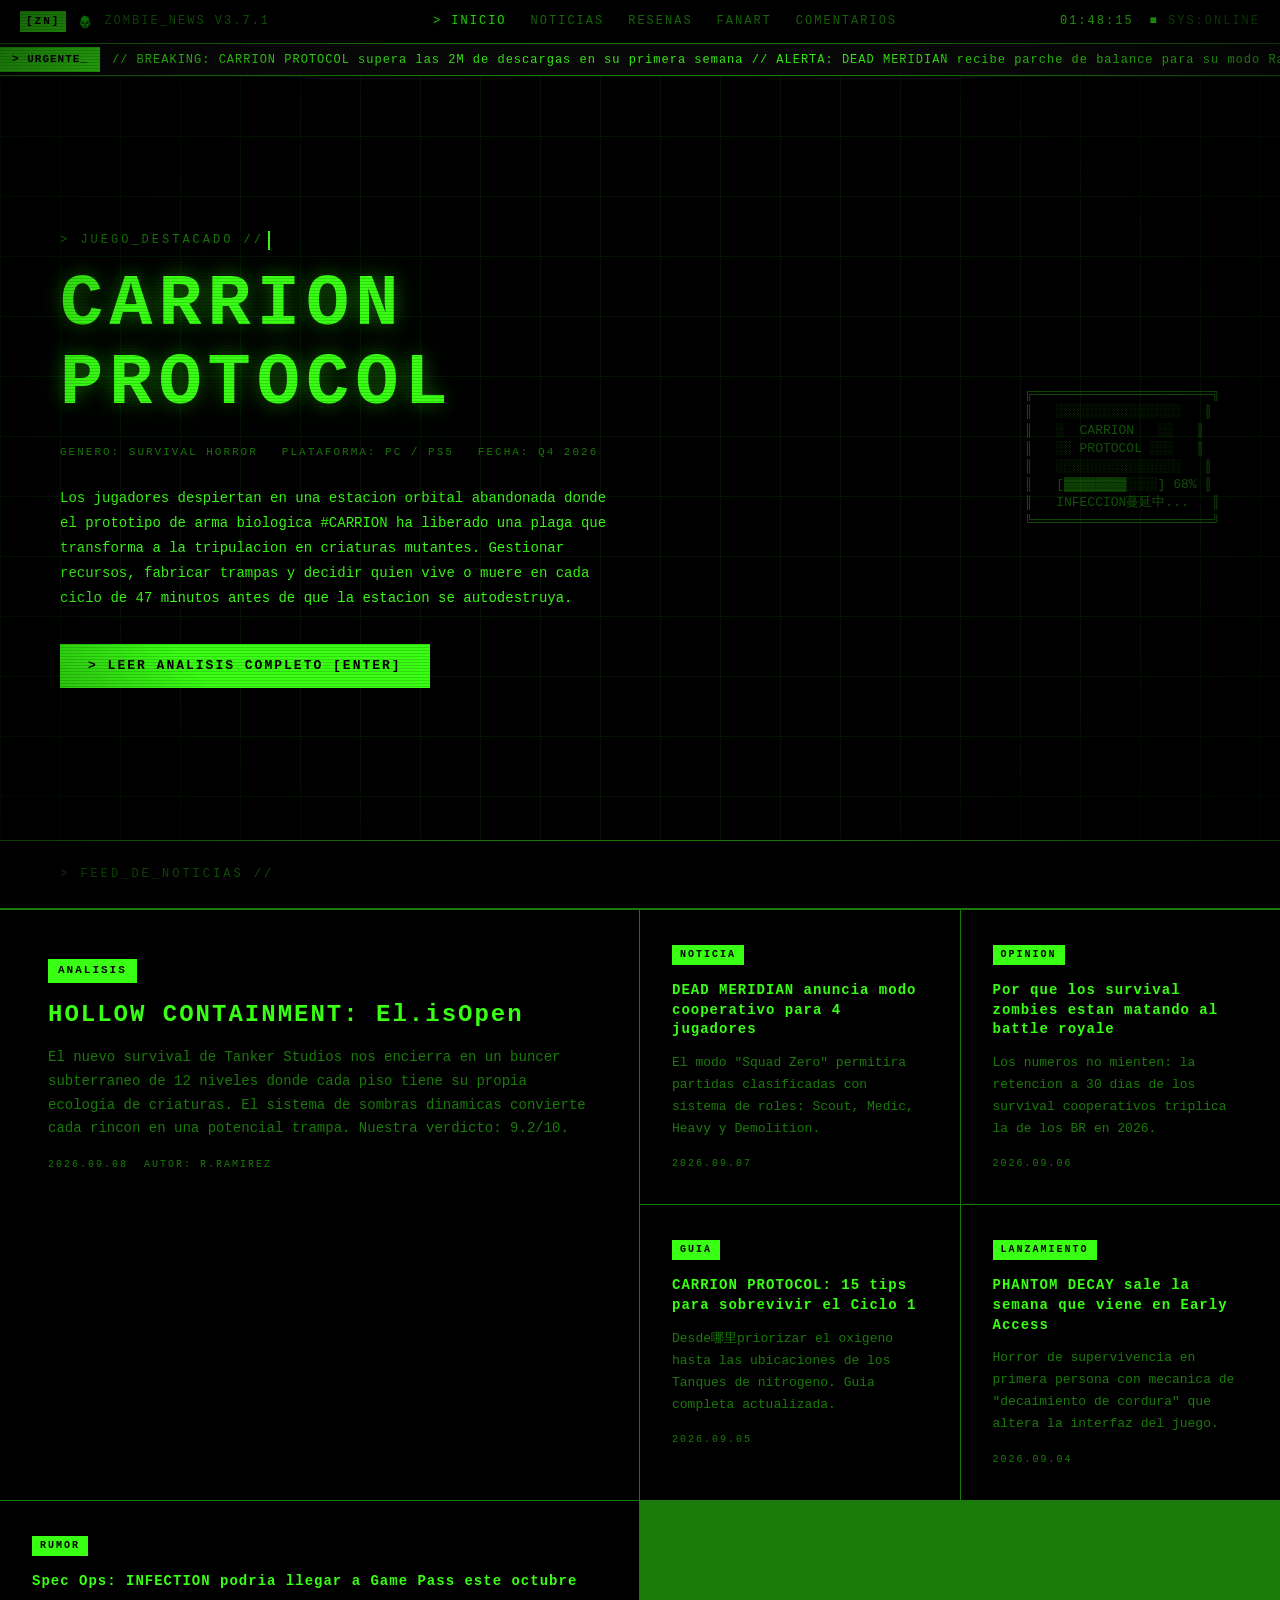
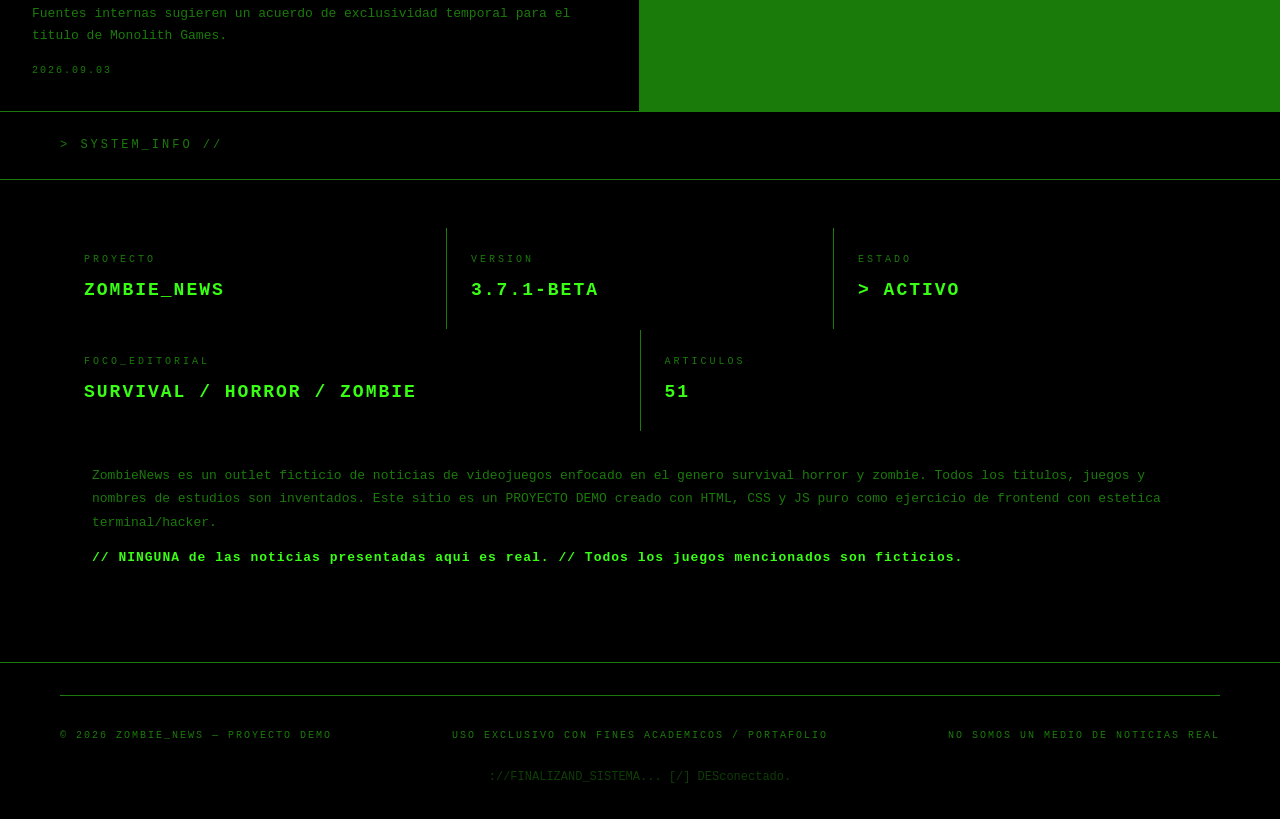
<file: index.html>
<!DOCTYPE html>
<html lang="es">
<head>
  <meta charset="UTF-8">
  <meta name="viewport" content="width=device-width, initial-scale=1.0">
  <title>ZOMBIE_NEWS // Terminal</title>
  <link rel="icon" type="image/png" href="logo.png">
  <link rel="stylesheet" href="style.css">
</head>
<body data-page="inicio">
  <main>
    <section id="hero">
      <div class="hero-grid-bg"></div>
      <div class="hero-content">
        <div class="hero-tag">&gt; JUEGO_DESTACADO //</div>
        <h1 id="hero-title">CARRION PROTOCOL</h1>
        <div class="hero-meta">
          <span>GENERO: SURVIVAL HORROR</span>
          <span>PLATAFORMA: PC / PS5</span>
          <span>FECHA: Q4 2026</span>
        </div>
        <p class="hero-desc">
          Los jugadores despiertan en una estacion orbital abandonada donde el
          prototipo de arma biologica #CARRION ha liberado una plaga que
          transforma a la tripulacion en criaturas mutantes. Gestionar recursos,
          fabricar trampas y decidir quien vive o muere en cada ciclo de 47
          minutos antes de que la estacion se autodestruya.
        </p>
        <a href="#" class="hero-cta">&gt; LEER ANALISIS COMPLETO [ENTER]</a>
      </div>
      <div class="hero-ascii" aria-hidden="true">
<pre>
    ╔═══════════════════════╗
    ║   ░░░░░░░░░░░░░░░░   ║
    ║   ░  CARRION   ░░   ║
    ║   ░░ PROTOCOL ░░░   ║
    ║   ░░░░░░░░░░░░░░░░   ║
    ║   [▓▓▓▓▓▓▓▓░░░░] 68% ║
    ║   INFECCION蔓延中...   ║
    ╚═══════════════════════╝
</pre>
      </div>
    </section>

    <section id="grid">
      <div class="section-header">&gt; FEED_DE_NOTICIAS //</div>
      <div class="article-grid">
        <article class="card card-large">
          <div class="card-tag">ANALISIS</div>
          <h2>HOLLOW CONTAINMENT: El.isOpen</h2>
          <p>
            El nuevo survival de Tanker Studios nos encierra en un buncer
            subterraneo de 12 niveles donde cada piso tiene su propia ecologia
            de criaturas. El sistema de sombras dinamicas convierte cada rincon
            en una potencial trampa. Nuestra verdicto: 9.2/10.
          </p>
          <div class="card-meta">
            <span>2026.09.08</span>
            <span>AUTOR: R.RAMIREZ</span>
          </div>
        </article>

        <article class="card card-small">
          <div class="card-tag">NOTICIA</div>
          <h3>DEAD MERIDIAN anuncia modo cooperativo para 4 jugadores</h3>
          <p>
            El modo "Squad Zero" permitira partidas clasificadas con sistema
            de roles: Scout, Medic, Heavy y Demolition.
          </p>
          <div class="card-meta"><span>2026.09.07</span></div>
        </article>

        <article class="card card-small">
          <div class="card-tag">OPINION</div>
          <h3>Por que los survival zombies estan matando al battle royale</h3>
          <p>
            Los numeros no mienten: la retencion a 30 dias de los survival
            cooperativos triplica la de los BR en 2026.
          </p>
          <div class="card-meta"><span>2026.09.06</span></div>
        </article>

        <article class="card card-small">
          <div class="card-tag">GUIA</div>
          <h3>CARRION PROTOCOL: 15 tips para sobrevivir el Ciclo 1</h3>
          <p>
            Desde哪里priorizar el oxigeno hasta las ubicaciones de los
            Tanques de nitrogeno. Guia completa actualizada.
          </p>
          <div class="card-meta"><span>2026.09.05</span></div>
        </article>

        <article class="card card-small">
          <div class="card-tag">LANZAMIENTO</div>
          <h3>PHANTOM DECAY sale la semana que viene en Early Access</h3>
          <p>
            Horror de supervivencia en primera persona con mecanica de
            "decaimiento de cordura" que altera la interfaz del juego.
          </p>
          <div class="card-meta"><span>2026.09.04</span></div>
        </article>

        <article class="card card-small">
          <div class="card-tag">RUMOR</div>
          <h3>Spec Ops: INFECTION podria llegar a Game Pass este octubre</h3>
          <p>
            Fuentes internas sugieren un acuerdo de exclusividad temporal
            para el titulo de Monolith Games.
          </p>
          <div class="card-meta"><span>2026.09.03</span></div>
        </article>
      </div>
    </section>

    <section id="about">
      <div class="section-header">&gt; SYSTEM_INFO //</div>
      <div class="stats-panel">
        <div class="stats-row">
          <div class="stat">
            <div class="stat-label">PROYECTO</div>
            <div class="stat-value">ZOMBIE_NEWS</div>
          </div>
          <div class="stat">
            <div class="stat-label">VERSION</div>
            <div class="stat-value">3.7.1-BETA</div>
          </div>
          <div class="stat">
            <div class="stat-label">ESTADO</div>
            <div class="stat-value blink">&gt; ACTIVO</div>
          </div>
        </div>
        <div class="stats-row">
          <div class="stat">
            <div class="stat-label">FOCO_EDITORIAL</div>
            <div class="stat-value">SURVIVAL / HORROR / ZOMBIE</div>
          </div>
          <div class="stat">
            <div class="stat-label">ARTICULOS</div>
            <div class="stat-value" id="article-count">0</div>
          </div>
        </div>
        <div class="stats-desc">
          <p>
            ZombieNews es un outlet ficticio de noticias de videojuegos
            enfocado en el genero survival horror y zombie. Todos los titulos,
            juegos y nombres de estudios son inventados. Este sitio es un
            PROYECTO DEMO creado con HTML, CSS y JS puro como ejercicio
            de frontend con estetica terminal/hacker.
          </p>
          <p class="stats-disclaimer">
            // NINGUNA de las noticias presentadas aqui es real.
            // Todos los juegos mencionados son ficticios.
          </p>
        </div>
      </div>
    </section>
  </main>

  <script src="components.js"></script>
  <script src="script.js"></script>
</body>
</html>
</file>
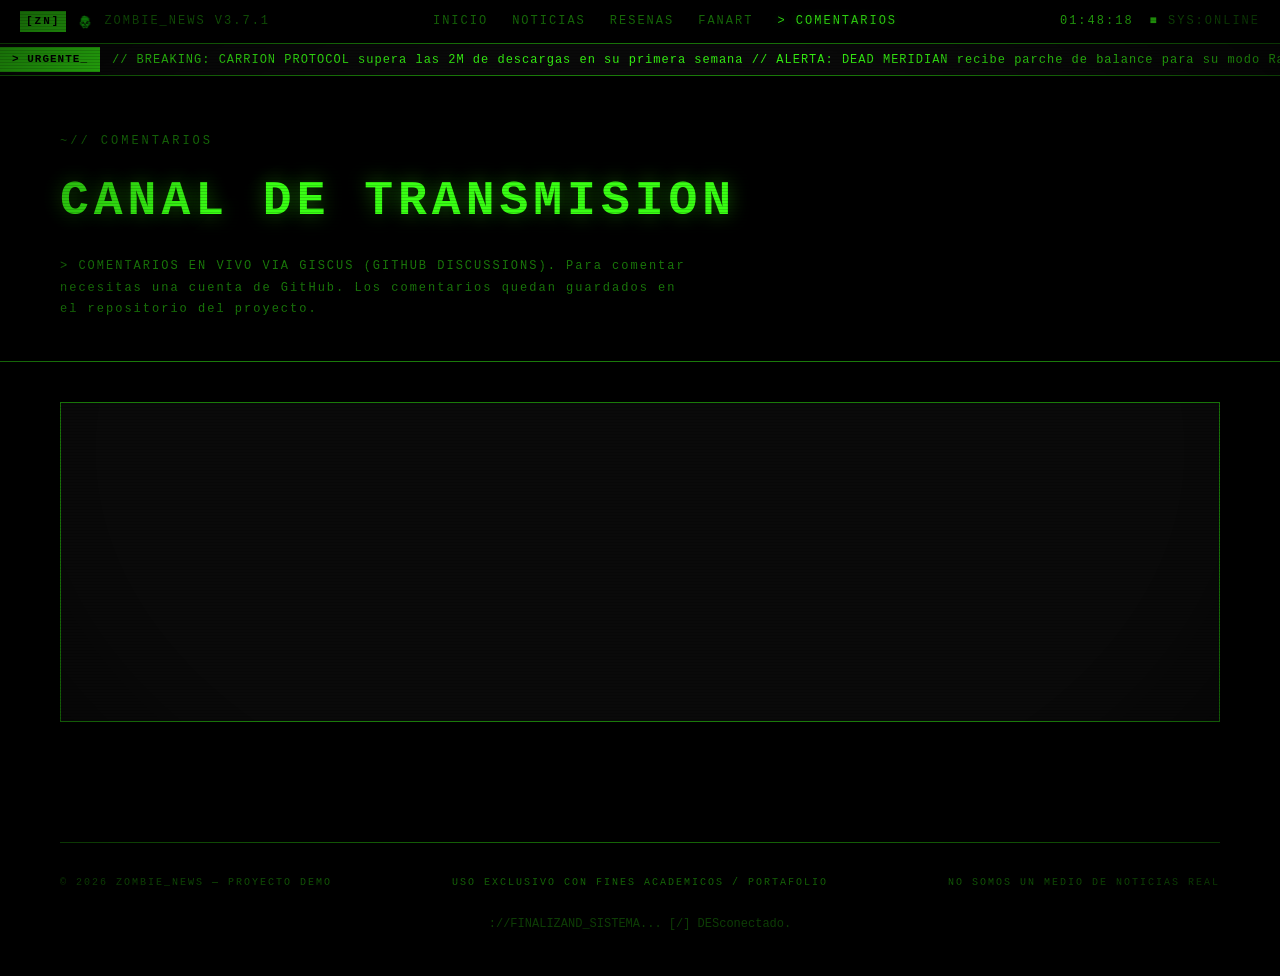
<file: comentarios.html>
<!DOCTYPE html>
<html lang="es">
<head>
  <meta charset="UTF-8">
  <meta name="viewport" content="width=device-width, initial-scale=1.0">
  <title>ZOMBIE_NEWS // COMENTARIOS</title>
  <link rel="icon" type="image/png" href="logo.png">
  <link rel="stylesheet" href="style.css">
</head>
<body data-page="comentarios">
  <main class="page-main">
    <header class="page-header">
      <div class="page-path">comentarios</div>
      <h1 class="page-title">CANAL DE TRANSMISION</h1>
      <p class="page-subtitle">
        &gt; COMENTARIOS EN VIVO VIA GISCUS (GITHUB DISCUSSIONS). Para comentar
        necesitas una cuenta de GitHub. Los comentarios quedan guardados en el
        repositorio del proyecto.
      </p>
    </header>

    <section class="comments-panel">
      <div class="giscus-frame">
        <script src="https://giscus.app/client.js"
          data-repo="Devz10111/ZombieNews"
          data-repo-id="R_kgDOUUM16A"
          data-category="General"
          data-category-id="DIC_kwDOUUM16M4DFUlD"
          data-mapping="pathname"
          data-strict="0"
          data-reactions-enabled="1"
          data-emit-metadata="0"
          data-input-position="bottom"
          data-theme="dark"
          data-lang="es"
          crossorigin="anonymous"
          async>
        </script>
      </div>
    </section>
  </main>

  <script src="components.js"></script>
</body>
</html>
</file>
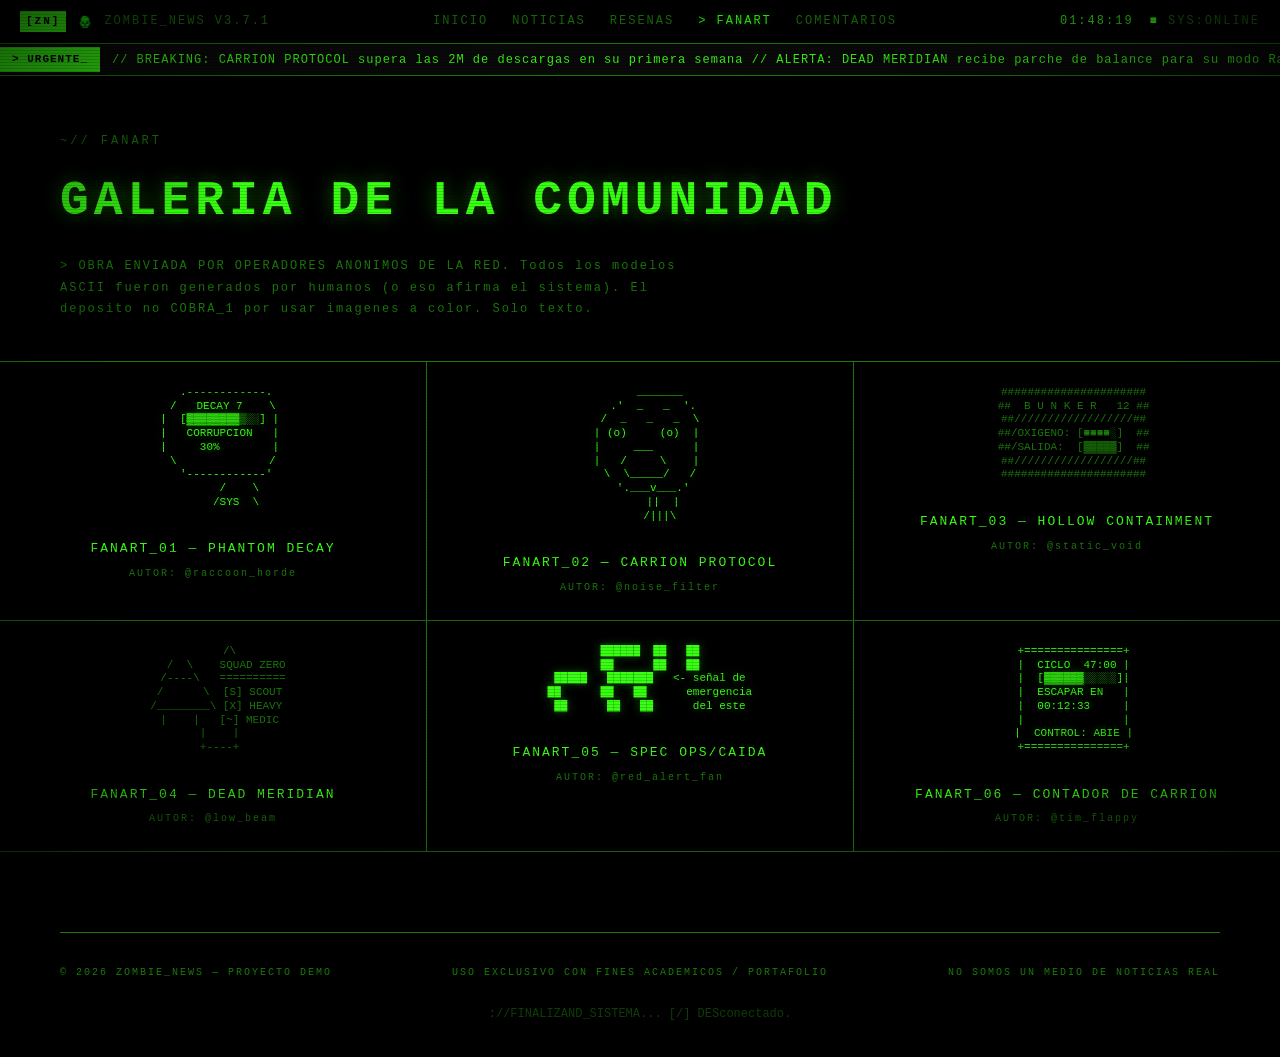
<file: fanart.html>
<!DOCTYPE html>
<html lang="es">
<head>
  <meta charset="UTF-8">
  <meta name="viewport" content="width=device-width, initial-scale=1.0">
  <title>ZOMBIE_NEWS // FANART</title>
  <link rel="icon" type="image/png" href="logo.png">
  <link rel="stylesheet" href="style.css">
</head>
<body data-page="fanart">
  <main class="page-main">
    <header class="page-header">
      <div class="page-path">fanart</div>
      <h1 class="page-title">GALERIA DE LA COMUNIDAD</h1>
      <p class="page-subtitle">
        &gt; OBRA ENVIADA POR OPERADORES ANONIMOS DE LA RED. Todos los modelos
        ASCII fueron generados por humanos (o eso afirma el sistema). El
        deposito no COBRA_1 por usar imagenes a color. Solo texto.
      </p>
    </header>

    <section class="fanart-grid">
      <div class="fanart-frame">
        <pre>
    .------------.
   /   DECAY 7    \
  |  [▓▓▓▓▓▓▓▓▒░░] |
  |   CORRUPCION   |
  |     30%        |
   \              /
    '------------'
        /    \
       /SYS  \
    </pre>
        <div class="fanart-title">FANART_01 — PHANTOM DECAY</div>
        <div class="fanart-author">AUTOR: @raccoon_horde</div>
      </div>

      <div class="fanart-frame">
        <pre>
      _______
    .'  _   _  '.
   /  _   _   _  \
  | (o)     (o)  |
  |     ___      |
  |   /     \    |
   \  \_____/   /
    '.___v___.'
       ||  |
      /|||\
    </pre>
        <div class="fanart-title">FANART_02 — CARRION PROTOCOL</div>
        <div class="fanart-author">AUTOR: @noise_filter</div>
      </div>

      <div class="fanart-frame fanart-frame--dim">
        <pre>
  ######################
  ##  B U N K E R   12 ##
  ##//////////////////##
  ##/OXIGENO: [■■■■░]  ##
  ##/SALIDA:  [▓▓▓▓▓]  ##
  ##//////////////////##
  ######################
        </pre>
        <div class="fanart-title">FANART_03 — HOLLOW CONTAINMENT</div>
        <div class="fanart-author">AUTOR: @static_void</div>
      </div>

      <div class="fanart-frame fanart-frame--dim">
        <pre>
     /\
    /  \    SQUAD ZERO
   /----\   ==========
  /      \  [S] SCOUT
 /________\ [X] HEAVY
  |    |   [~] MEDIC
  |    |
  +----+
        </pre>
        <div class="fanart-title">FANART_04 — DEAD MERIDIAN</div>
        <div class="fanart-author">AUTOR: @low_beam</div>
      </div>

      <div class="fanart-frame">
        <pre>
   ██████  ██   ██
   ██      ██   ██
   █████   ███████   <- señal de
   ██      ██   ██      emergencia
   ██      ██   ██      del este
        </pre>
        <div class="fanart-title">FANART_05 — SPEC OPS/CAIDA</div>
        <div class="fanart-author">AUTOR: @red_alert_fan</div>
      </div>

      <div class="fanart-frame">
        <pre>
  +===============+
  |  CICLO  47:00 |
  |  [▓▓▓▓▓▓░░░░░]|
  |  ESCAPAR EN   |
  |  00:12:33     |
  |               |
  |  CONTROL: ABIE |
  +===============+
        </pre>
        <div class="fanart-title">FANART_06 — CONTADOR DE CARRION</div>
        <div class="fanart-author">AUTOR: @tim_flappy</div>
      </div>
    </section>
  </main>

  <script src="components.js"></script>
</body>
</html>
</file>
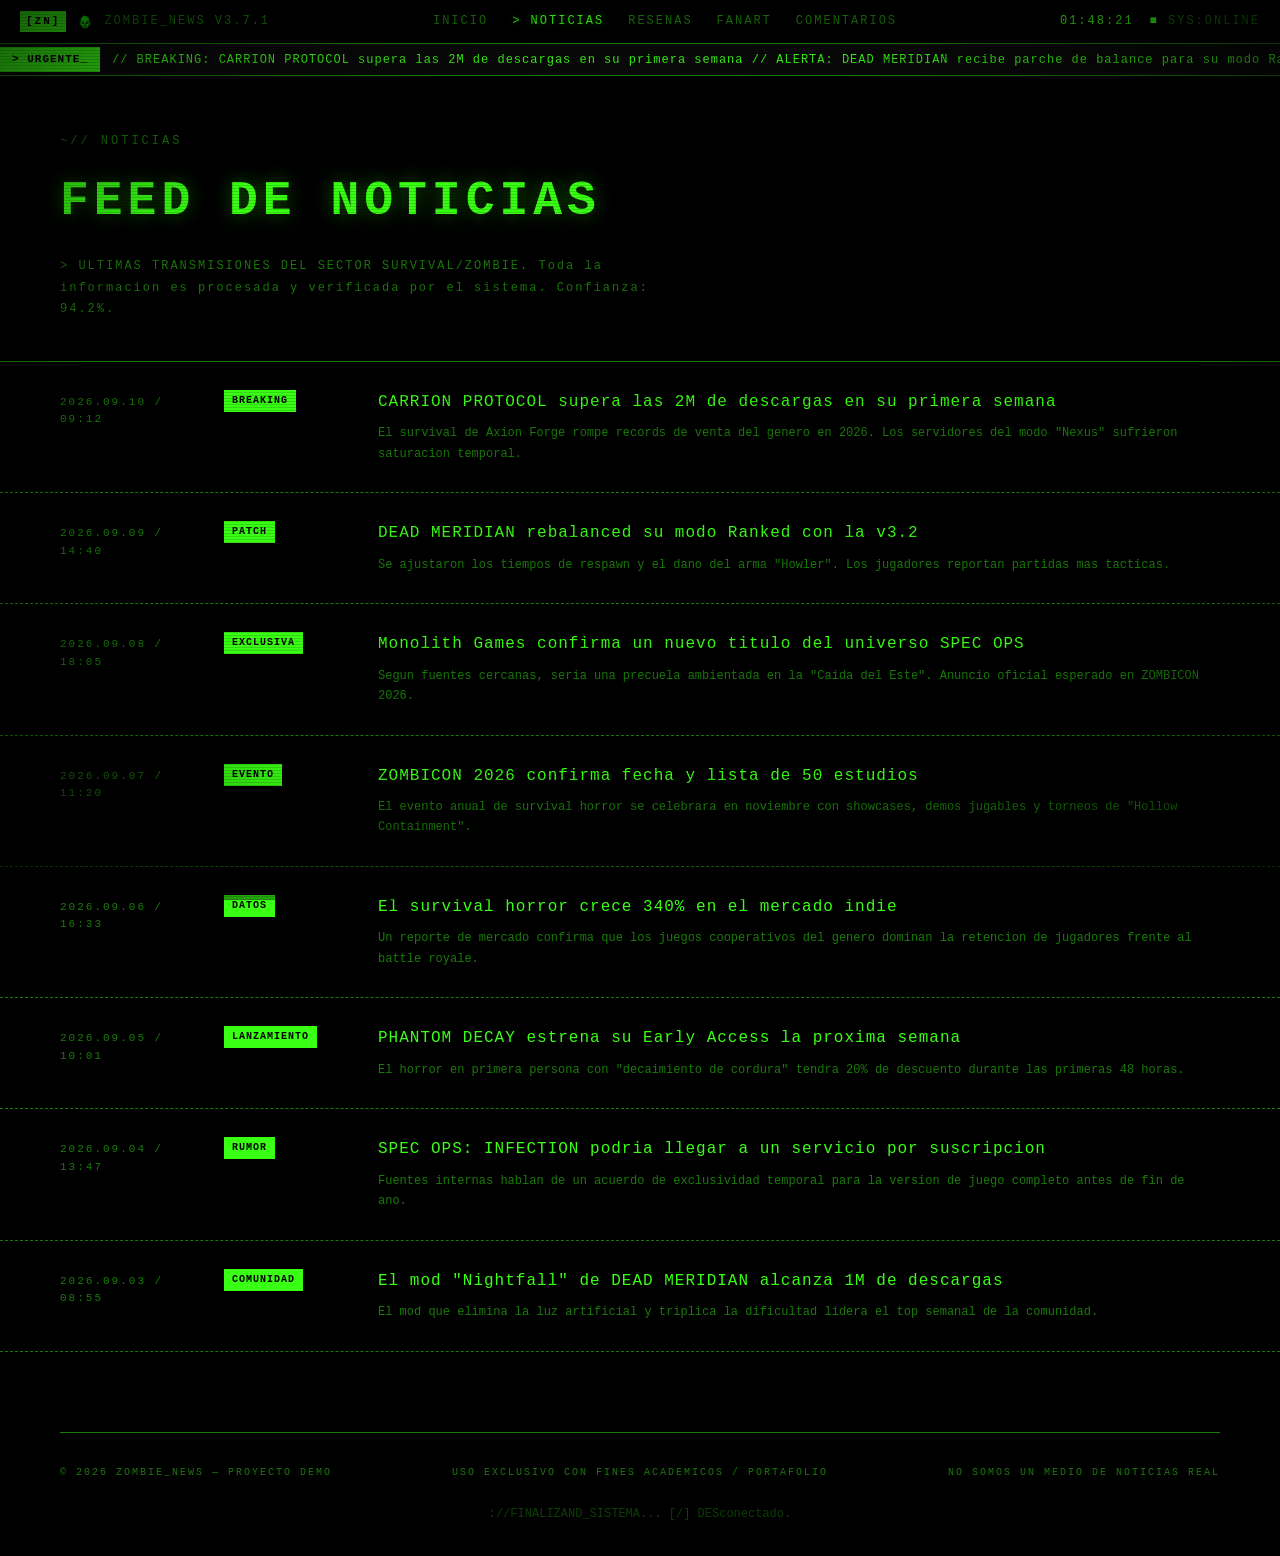
<file: noticias.html>
<!DOCTYPE html>
<html lang="es">
<head>
  <meta charset="UTF-8">
  <meta name="viewport" content="width=device-width, initial-scale=1.0">
  <title>ZOMBIE_NEWS // NOTICIAS</title>
  <link rel="icon" type="image/png" href="logo.png">
  <link rel="stylesheet" href="style.css">
</head>
<body data-page="noticias">
  <main class="page-main">
    <header class="page-header">
      <div class="page-path">noticias</div>
      <h1 class="page-title">FEED DE NOTICIAS</h1>
      <p class="page-subtitle">
        &gt; ULTIMAS TRANSMISIONES DEL SECTOR SURVIVAL/ZOMBIE. Toda la
        informacion es procesada y verificada por el sistema. Confianza: 94.2%.
      </p>
    </header>

    <section>
      <div class="log-row">
        <span class="log-time">2026.09.10 / 09:12</span>
        <span class="log-tag">BREAKING</span>
        <div class="log-body">
          <div class="log-headline">CARRION PROTOCOL supera las 2M de descargas en su primera semana</div>
          <div class="log-excerpt">
            El survival de Axion Forge rompe records de venta del genero en 2026.
            Los servidores del modo "Nexus" sufrieron saturacion temporal.
          </div>
        </div>
      </div>

      <div class="log-row">
        <span class="log-time">2026.09.09 / 14:40</span>
        <span class="log-tag">PATCH</span>
        <div class="log-body">
          <div class="log-headline">DEAD MERIDIAN rebalanced su modo Ranked con la v3.2</div>
          <div class="log-excerpt">
            Se ajustaron los tiempos de respawn y el dano del arma "Howler".
            Los jugadores reportan partidas mas tacticas.
          </div>
        </div>
      </div>

      <div class="log-row">
        <span class="log-time">2026.09.08 / 18:05</span>
        <span class="log-tag">EXCLUSIVA</span>
        <div class="log-body">
          <div class="log-headline">Monolith Games confirma un nuevo titulo del universo SPEC OPS</div>
          <div class="log-excerpt">
            Segun fuentes cercanas, seria una precuela ambientada en la
            "Caida del Este". Anuncio oficial esperado en ZOMBICON 2026.
          </div>
        </div>
      </div>

      <div class="log-row">
        <span class="log-time">2026.09.07 / 11:20</span>
        <span class="log-tag">EVENTO</span>
        <div class="log-body">
          <div class="log-headline">ZOMBICON 2026 confirma fecha y lista de 50 estudios</div>
          <div class="log-excerpt">
            El evento anual de survival horror se celebrara en noviembre con
            showcases, demos jugables y torneos de "Hollow Containment".
          </div>
        </div>
      </div>

      <div class="log-row">
        <span class="log-time">2026.09.06 / 16:33</span>
        <span class="log-tag">DATOS</span>
        <div class="log-body">
          <div class="log-headline">El survival horror crece 340% en el mercado indie</div>
          <div class="log-excerpt">
            Un reporte de mercado confirma que los juegos cooperativos del
            genero dominan la retencion de jugadores frente al battle royale.
          </div>
        </div>
      </div>

      <div class="log-row">
        <span class="log-time">2026.09.05 / 10:01</span>
        <span class="log-tag">LANZAMIENTO</span>
        <div class="log-body">
          <div class="log-headline">PHANTOM DECAY estrena su Early Access la proxima semana</div>
          <div class="log-excerpt">
            El horror en primera persona con "decaimiento de cordura" tendra
            20% de descuento durante las primeras 48 horas.
          </div>
        </div>
      </div>

      <div class="log-row">
        <span class="log-time">2026.09.04 / 13:47</span>
        <span class="log-tag">RUMOR</span>
        <div class="log-body">
          <div class="log-headline">SPEC OPS: INFECTION podria llegar a un servicio por suscripcion</div>
          <div class="log-excerpt">
            Fuentes internas hablan de un acuerdo de exclusividad temporal
            para la version de juego completo antes de fin de ano.
          </div>
        </div>
      </div>

      <div class="log-row">
        <span class="log-time">2026.09.03 / 08:55</span>
        <span class="log-tag">COMUNIDAD</span>
        <div class="log-body">
          <div class="log-headline">El mod "Nightfall" de DEAD MERIDIAN alcanza 1M de descargas</div>
          <div class="log-excerpt">
            El mod que elimina la luz artificial y triplica la dificultad
            lidera el top semanal de la comunidad.
          </div>
        </div>
      </div>
    </section>
  </main>

  <script src="components.js"></script>
</body>
</html>
</file>
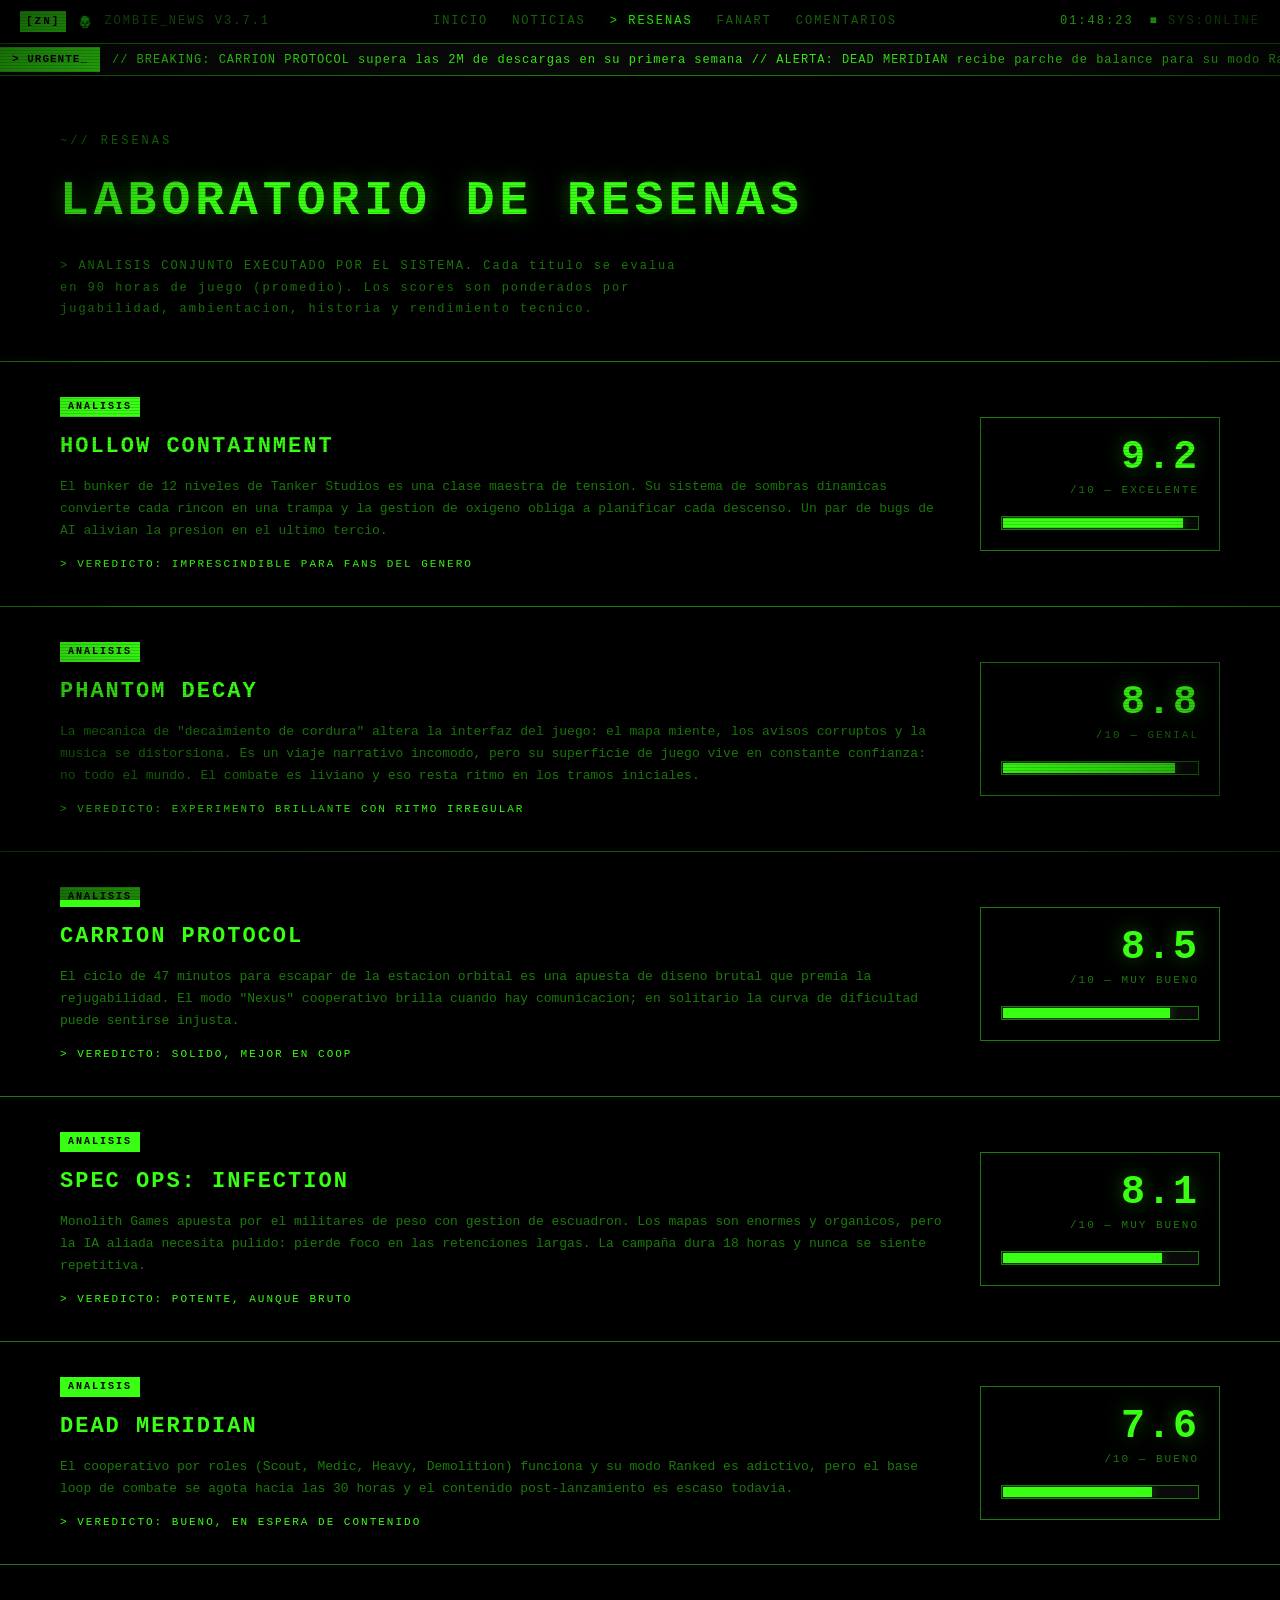
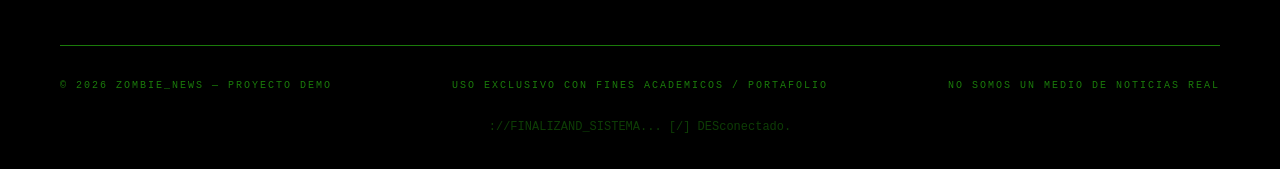
<file: resenas.html>
<!DOCTYPE html>
<html lang="es">
<head>
  <meta charset="UTF-8">
  <meta name="viewport" content="width=device-width, initial-scale=1.0">
  <title>ZOMBIE_NEWS // RESENAS</title>
  <link rel="icon" type="image/png" href="logo.png">
  <link rel="stylesheet" href="style.css">
</head>
<body data-page="resenas">
  <main class="page-main">
    <header class="page-header">
      <div class="page-path">resenas</div>
      <h1 class="page-title">LABORATORIO DE RESENAS</h1>
      <p class="page-subtitle">
        &gt; ANALISIS CONJUNTO EXECUTADO POR EL SISTEMA. Cada titulo se evalua
        en 90 horas de juego (promedio). Los scores son ponderados por
        jugabilidad, ambientacion, historia y rendimiento tecnico.
      </p>
    </header>

    <section>
      <div class="review">
        <div>
          <span class="review-tag">ANALISIS</span>
          <h2 class="review-title">HOLLOW CONTAINMENT</h2>
          <p class="review-desc">
            El bunker de 12 niveles de Tanker Studios es una clase maestra de
            tension. Su sistema de sombras dinamicas convierte cada rincon en
            una trampa y la gestion de oxigeno obliga a planificar cada
            descenso. Un par de bugs de AI alivian la presion en el ultimo tercio.
          </p>
          <div class="review-verdict">&gt; VEREDICTO: IMPRESCINDIBLE PARA FANS DEL GENERO</div>
        </div>
        <div class="review-score">
          <div class="score-value">9.2</div>
          <div class="score-outof">/10 — EXCELENTE</div>
          <div class="score-bar" style="--score: 92%"></div>
        </div>
      </div>

      <div class="review">
        <div>
          <span class="review-tag">ANALISIS</span>
          <h2 class="review-title">PHANTOM DECAY</h2>
          <p class="review-desc">
            La mecanica de "decaimiento de cordura" altera la interfaz del
            juego: el mapa miente, los avisos corruptos y la musica se
            distorsiona. Es un viaje narrativo incomodo, pero su superficie de
            juego vive en constante confianza: no todo el mundo. El combate es
            liviano y eso resta ritmo en los tramos iniciales.
          </p>
          <div class="review-verdict">&gt; VEREDICTO: EXPERIMENTO BRILLANTE CON RITMO IRREGULAR</div>
        </div>
        <div class="review-score">
          <div class="score-value">8.8</div>
          <div class="score-outof">/10 — GENIAL</div>
          <div class="score-bar" style="--score: 88%"></div>
        </div>
      </div>

      <div class="review">
        <div>
          <span class="review-tag">ANALISIS</span>
          <h2 class="review-title">CARRION PROTOCOL</h2>
          <p class="review-desc">
            El ciclo de 47 minutos para escapar de la estacion orbital es una
            apuesta de diseno brutal que premia la rejugabilidad. El modo
            "Nexus" cooperativo brilla cuando hay comunicacion; en solitario
            la curva de dificultad puede sentirse injusta.
          </p>
          <div class="review-verdict">&gt; VEREDICTO: SOLIDO, MEJOR EN COOP</div>
        </div>
        <div class="review-score">
          <div class="score-value">8.5</div>
          <div class="score-outof">/10 — MUY BUENO</div>
          <div class="score-bar" style="--score: 85%"></div>
        </div>
      </div>

      <div class="review">
        <div>
          <span class="review-tag">ANALISIS</span>
          <h2 class="review-title">SPEC OPS: INFECTION</h2>
          <p class="review-desc">
            Monolith Games apuesta por el militares de peso con gestion de
            escuadron. Los mapas son enormes y organicos, pero la IA aliada
            necesita pulido: pierde foco en las retenciones largas. La campaña
            dura 18 horas y nunca se siente repetitiva.
          </p>
          <div class="review-verdict">&gt; VEREDICTO: POTENTE, AUNQUE BRUTO</div>
        </div>
        <div class="review-score">
          <div class="score-value">8.1</div>
          <div class="score-outof">/10 — MUY BUENO</div>
          <div class="score-bar" style="--score: 81%"></div>
        </div>
      </div>

      <div class="review">
        <div>
          <span class="review-tag">ANALISIS</span>
          <h2 class="review-title">DEAD MERIDIAN</h2>
          <p class="review-desc">
            El cooperativo por roles (Scout, Medic, Heavy, Demolition) funciona
            y su modo Ranked es adictivo, pero el base loop de combate se agota
            hacia las 30 horas y el contenido post-lanzamiento es escaso todavia.
          </p>
          <div class="review-verdict">&gt; VEREDICTO: BUENO, EN ESPERA DE CONTENIDO</div>
        </div>
        <div class="review-score">
          <div class="score-value">7.6</div>
          <div class="score-outof">/10 — BUENO</div>
          <div class="score-bar" style="--score: 76%"></div>
        </div>
      </div>
    </section>
  </main>

  <script src="components.js"></script>
</body>
</html>
</file>
<file: style.css>
/* ===== RESET & BASE ===== */
*, *::before, *::after {
  margin: 0;
  padding: 0;
  box-sizing: border-box;
}

:root {
  --green: #39ff14;
  --green-dim: #1a7a0a;
  --green-glow: rgba(57, 255, 20, 0.4);
  --green-dark: #0d3b06;
  --bg: #000000;
  --bg-panel: #0a0a0a;
  --border: #1a7a0a;
  --font-mono: 'Courier New', 'Lucida Console', Monaco, monospace;
}

html {
  scroll-behavior: smooth;
  scrollbar-width: thin;
  scrollbar-color: var(--green-dim) var(--bg);
}

body {
  background: var(--bg);
  color: var(--green);
  font-family: var(--font-mono);
  font-size: 14px;
  line-height: 1.6;
  overflow-x: hidden;
  min-height: 100vh;
}

::selection {
  background: var(--green);
  color: var(--bg);
}

/* ===== CRT EFFECTS ===== */
#scanlines {
  position: fixed;
  top: 0;
  left: 0;
  width: 100%;
  height: 100%;
  pointer-events: none;
  z-index: 9998;
  background: repeating-linear-gradient(
    0deg,
    rgba(0, 0, 0, 0.15) 0px,
    rgba(0, 0, 0, 0.15) 1px,
    transparent 1px,
    transparent 3px
  );
}

#crt-overlay {
  position: fixed;
  top: 0;
  left: 0;
  width: 100%;
  height: 100%;
  pointer-events: none;
  z-index: 9999;
  background: radial-gradient(
    ellipse at center,
    transparent 60%,
    rgba(0, 0, 0, 0.65) 100%
  );
}

/* Flicker */
@keyframes flicker {
  0%, 97%, 100% { opacity: 1; }
  98% { opacity: 0.85; }
  99% { opacity: 0.95; }
}

body {
  animation: flicker 8s infinite;
}

/* ===== HUD HEADER ===== */
#hud {
  position: fixed;
  top: 0;
  left: 0;
  width: 100%;
  height: 44px;
  background: var(--bg);
  border-bottom: 1px solid var(--border);
  display: flex;
  align-items: center;
  justify-content: space-between;
  padding: 0 20px;
  z-index: 1000;
  font-size: 12px;
  text-transform: uppercase;
  letter-spacing: 2px;
}

.hud-left {
  display: flex;
  align-items: center;
  gap: 12px;
}

.hud-logo {
  color: var(--bg);
  background: var(--green);
  padding: 2px 6px;
  font-weight: bold;
  font-size: 11px;
  text-decoration: none;
  display: inline-block;
}

.hud-title {
  color: var(--green-dim);
}

.hud-logo-img {
  height: 14px;
  width: auto;
  vertical-align: middle;
}

.hud-center {
  display: flex;
  gap: 24px;
}

.hud-center a {
  color: var(--green-dim);
  text-decoration: none;
  transition: color 0.2s, text-shadow 0.2s;
}

.hud-center a:hover {
  color: var(--green);
  text-shadow: 0 0 8px var(--green-glow);
}

.hud-right {
  display: flex;
  align-items: center;
  gap: 16px;
}

#hud-clock {
  color: var(--green);
  font-variant-numeric: tabular-nums;
}

.hud-status {
  color: var(--green-dim);
}

@keyframes status-blink {
  0%, 100% { opacity: 1; }
  50% { opacity: 0.3; }
}

.hud-status::before {
  content: '■ ';
  color: var(--green);
  animation: status-blink 1.5s infinite;
}

/* ===== TICKER ===== */
#ticker-bar {
  position: fixed;
  top: 44px;
  left: 0;
  width: 100%;
  height: 32px;
  background: var(--bg-panel);
  border-bottom: 1px solid var(--border);
  display: flex;
  align-items: center;
  z-index: 999;
  overflow: hidden;
}

#ticker-label {
  background: var(--green);
  color: var(--bg);
  padding: 4px 12px;
  font-size: 11px;
  font-weight: bold;
  letter-spacing: 1px;
  white-space: nowrap;
  flex-shrink: 0;
  z-index: 1;
}

#ticker-track {
  overflow: hidden;
  flex: 1;
  padding-left: 12px;
}

#ticker-content {
  display: inline-block;
  white-space: nowrap;
  animation: ticker-scroll 45s linear infinite;
  font-size: 12px;
  letter-spacing: 1px;
}

@keyframes ticker-scroll {
  0% { transform: translateX(100%); }
  100% { transform: translateX(-100%); }
}

/* ===== MAIN ===== */
main {
  margin-top: 76px;
  padding: 0;
}

/* ===== HERO ===== */
#hero {
  position: relative;
  min-height: 85vh;
  display: flex;
  align-items: center;
  justify-content: space-between;
  padding: 80px 60px;
  border-bottom: 1px solid var(--border);
  overflow: hidden;
}

.hero-grid-bg {
  position: absolute;
  top: 0;
  left: 0;
  width: 100%;
  height: 100%;
  background-image:
    linear-gradient(var(--border) 1px, transparent 1px),
    linear-gradient(90deg, var(--border) 1px, transparent 1px);
  background-size: 60px 60px;
  opacity: 0.15;
  pointer-events: none;
}

.hero-content {
  position: relative;
  max-width: 650px;
  z-index: 1;
}

.hero-tag {
  font-size: 12px;
  color: var(--green-dim);
  letter-spacing: 3px;
  margin-bottom: 16px;
  text-transform: uppercase;
}

#hero-title {
  font-size: clamp(36px, 6vw, 72px);
  font-weight: 900;
  letter-spacing: 6px;
  text-transform: uppercase;
  line-height: 1.1;
  margin-bottom: 20px;
  text-shadow: 0 0 20px var(--green-glow), 0 0 60px rgba(57, 255, 20, 0.15);
}

.hero-meta {
  display: flex;
  gap: 24px;
  font-size: 11px;
  color: var(--green-dim);
  letter-spacing: 2px;
  margin-bottom: 24px;
  flex-wrap: wrap;
}

.hero-desc {
  font-size: 14px;
  line-height: 1.8;
  color: var(--green);
  margin-bottom: 32px;
  max-width: 550px;
}

.hero-cta {
  display: inline-block;
  color: var(--bg);
  background: var(--green);
  padding: 12px 28px;
  text-decoration: none;
  font-family: var(--font-mono);
  font-size: 13px;
  font-weight: bold;
  letter-spacing: 2px;
  text-transform: uppercase;
  border: none;
  transition: box-shadow 0.3s, background 0.3s;
}

.hero-cta:hover {
  background: #4dff33;
  box-shadow: 0 0 20px var(--green-glow), 0 0 40px rgba(57, 255, 20, 0.2);
}

.hero-ascii {
  position: relative;
  z-index: 1;
  color: var(--green-dim);
  font-size: 13px;
  line-height: 1.4;
  opacity: 0.7;
}

.hero-ascii pre {
  font-family: var(--font-mono);
}

/* ===== SECTION HEADERS ===== */
.section-header {
  font-size: 12px;
  color: var(--green-dim);
  letter-spacing: 3px;
  text-transform: uppercase;
  padding: 24px 60px;
  border-bottom: 1px solid var(--border);
}

/* ===== ARTICLE GRID ===== */
#grid {
  border-bottom: 1px solid var(--border);
}

.article-grid {
  display: grid;
  grid-template-columns: 2fr 1fr 1fr;
  grid-template-rows: auto auto;
  gap: 1px;
  background: var(--border);
  border-top: 1px solid var(--border);
}

.card {
  background: var(--bg);
  padding: 32px;
  border: none;
  position: relative;
  transition: background 0.3s;
}

.card::before {
  content: '';
  position: absolute;
  top: 0;
  left: 0;
  width: 100%;
  height: 2px;
  background: var(--green);
  transform: scaleX(0);
  transform-origin: left;
  transition: transform 0.4s;
}

.card:hover::before {
  transform: scaleX(1);
}

.card:hover {
  background: var(--bg-panel);
}

.card-large {
  grid-row: 1 / 3;
  grid-column: 1;
  padding: 48px;
}

.card-tag {
  display: inline-block;
  font-size: 10px;
  letter-spacing: 2px;
  color: var(--bg);
  background: var(--green);
  padding: 2px 8px;
  margin-bottom: 16px;
  font-weight: bold;
}

.card-large .card-tag {
  font-size: 11px;
  padding: 3px 10px;
}

.card h2 {
  font-size: 24px;
  letter-spacing: 2px;
  margin-bottom: 16px;
  line-height: 1.3;
}

.card h3 {
  font-size: 14px;
  letter-spacing: 1px;
  margin-bottom: 12px;
  line-height: 1.4;
}

.card p {
  font-size: 13px;
  line-height: 1.7;
  color: var(--green-dim);
  margin-bottom: 16px;
}

.card-large p {
  font-size: 14px;
}

.card-meta {
  display: flex;
  gap: 16px;
  font-size: 10px;
  color: var(--green-dim);
  letter-spacing: 2px;
  margin-top: auto;
}

/* Grid responsive */
@media (max-width: 1024px) {
  .article-grid {
    grid-template-columns: 1fr 1fr;
  }
  .card-large {
    grid-row: auto;
    grid-column: 1 / -1;
  }
}

@media (max-width: 640px) {
  .article-grid {
    grid-template-columns: 1fr;
  }
  #hero {
    flex-direction: column;
    padding: 60px 24px;
    text-align: center;
  }
  .hero-meta {
    justify-content: center;
  }
  .hero-ascii {
    display: none;
  }
  .section-header {
    padding: 24px;
  }
  .card {
    padding: 24px;
  }
  #hud {
    padding: 0 12px;
  }
  .hud-center {
    display: none;
  }
}

/* ===== ABOUT / STATS PANEL ===== */
#about {
  border-bottom: 1px solid var(--border);
}

.stats-panel {
  padding: 48px 60px;
}

.stats-row {
  display: flex;
  gap: 1px;
  background: var(--border);
  margin-bottom: 1px;
}

.stat {
  flex: 1;
  background: var(--bg);
  padding: 24px;
}

.stat-label {
  font-size: 10px;
  color: var(--green-dim);
  letter-spacing: 3px;
  margin-bottom: 8px;
  text-transform: uppercase;
}

.stat-value {
  font-size: 18px;
  font-weight: bold;
  letter-spacing: 2px;
}

@keyframes blink-text {
  0%, 100% { opacity: 1; }
  50% { opacity: 0; }
}

.blink {
  animation: blink-text 1.2s step-end infinite;
}

.stats-desc {
  background: var(--bg);
  padding: 32px;
  margin-top: 1px;
}

.stats-desc p {
  font-size: 13px;
  line-height: 1.8;
  color: var(--green-dim);
  margin-bottom: 12px;
}

.stats-disclaimer {
  color: var(--green) !important;
  font-weight: bold;
  letter-spacing: 1px;
}

@media (max-width: 640px) {
  .stats-panel {
    padding: 24px;
  }
  .stats-row {
    flex-direction: column;
  }
}

/* ===== FOOTER ===== */
footer {
  padding: 32px 60px;
  text-align: center;
}

.footer-line {
  width: 100%;
  height: 1px;
  background: var(--border);
  margin-bottom: 32px;
}

.footer-content {
  display: flex;
  justify-content: space-between;
  font-size: 10px;
  color: var(--green-dim);
  letter-spacing: 2px;
  text-transform: uppercase;
  margin-bottom: 24px;
  flex-wrap: wrap;
  gap: 12px;
}

.footer-ascii {
  font-size: 12px;
  color: var(--green-dim);
  opacity: 0.5;
}

.footer-ascii pre {
  font-family: var(--font-mono);
}

@media (max-width: 640px) {
  footer {
    padding: 24px;
  }
  .footer-content {
    flex-direction: column;
    align-items: center;
  }
}

/* ===== GLITCH EFFECT ===== */
@keyframes glitch {
  0%, 90%, 100% { transform: translate(0); }
  91% { transform: translate(-2px, 1px); }
  93% { transform: translate(2px, -1px); }
  95% { transform: translate(-1px, 2px); }
  97% { transform: translate(1px, -2px); }
}

#hero-title {
  animation: glitch 6s infinite;
}

/* ===== TYPING CURSOR ===== */
@keyframes cursor-blink {
  0%, 49% { border-right-color: var(--green); }
  50%, 100% { border-right-color: transparent; }
}

.hero-tag {
  border-right: 2px solid var(--green);
  animation: cursor-blink 1s step-end infinite;
  display: inline-block;
  padding-right: 4px;
}

/* ===== SCROLLBAR ===== */
::-webkit-scrollbar {
  width: 6px;
}

::-webkit-scrollbar-track {
  background: var(--bg);
}

::-webkit-scrollbar-thumb {
  background: var(--green-dim);
}

::-webkit-scrollbar-thumb:hover {
  background: var(--green);
}

/* ===== BOOT ANIMATION ===== */
@keyframes boot-in {
  from {
    opacity: 0;
    transform: translateY(10px);
  }
  to {
    opacity: 1;
    transform: translateY(0);
  }
}

main > section {
  animation: boot-in 0.6s ease-out both;
}

main > section:nth-child(1) { animation-delay: 0.1s; }
main > section:nth-child(2) { animation-delay: 0.3s; }
main > section:nth-child(3) { animation-delay: 0.5s; }

/* ===== NAV ACTIVO ===== */
.hud-center a.active {
  color: var(--green);
  text-shadow: 0 0 8px var(--green-glow);
}

.hud-center a.active::before {
  content: '> ';
  color: var(--green);
}

/* ===== HAMBURGUESA (solo movil) ===== */
#hud-toggle {
  display: none;
  background: none;
  border: 1px solid var(--border);
  cursor: pointer;
  width: 40px;
  height: 34px;
  flex-direction: column;
  align-items: center;
  justify-content: center;
  gap: 5px;
  padding: 6px;
}

#hud-toggle span {
  display: block;
  width: 20px;
  height: 2px;
  background: var(--green);
  transition: transform 0.3s, opacity 0.3s;
}

#hud-toggle[aria-expanded="true"] span:nth-child(1) {
  transform: translateY(7px) rotate(45deg);
}

#hud-toggle[aria-expanded="true"] span:nth-child(2) {
  opacity: 0;
}

#hud-toggle[aria-expanded="true"] span:nth-child(3) {
  transform: translateY(-7px) rotate(-45deg);
}

#mobile-nav {
  display: none;
  position: fixed;
  top: 44px;
  left: 0;
  width: 100%;
  background: var(--bg);
  border-bottom: 1px solid var(--green);
  z-index: 998;
  flex-direction: column;
  padding: 8px 0;
  box-shadow: 0 10px 30px rgba(0, 0, 0, 0.8);
  max-height: calc(100vh - 44px);
  overflow-y: auto;
}

#mobile-nav a {
  color: var(--green);
  text-decoration: none;
  font-size: 13px;
  letter-spacing: 3px;
  text-transform: uppercase;
  padding: 18px 20px;
  border-bottom: 1px dashed var(--border);
  min-height: 48px;
}

#mobile-nav a:last-child {
  border-bottom: none;
}

#mobile-nav a:hover,
#mobile-nav a:active {
  background: var(--bg-panel);
  color: #fff;
  text-shadow: 0 0 8px var(--green-glow);
}

#mobile-nav a.active {
  color: var(--bg);
  background: var(--green);
}

#mobile-nav.open {
  display: flex;
}

/* ===== PAGINAS INTERNAS ===== */
.page-main {
  margin-bottom: 48px;
}

.page-header {
  padding: 56px 60px 40px;
  border-bottom: 1px solid var(--border);
}

.page-header .page-path {
  font-size: 12px;
  color: var(--green-dim);
  letter-spacing: 3px;
  text-transform: uppercase;
  margin-bottom: 12px;
}

.page-header .page-path::before {
  content: '~// ';
}

.page-title {
  font-size: clamp(28px, 5vw, 48px);
  font-weight: 900;
  letter-spacing: 5px;
  text-transform: uppercase;
  text-shadow: 0 0 20px var(--green-glow);
}

.page-subtitle {
  font-size: 12px;
  color: var(--green-dim);
  letter-spacing: 2px;
  line-height: 1.8;
  margin-top: 16px;
  max-width: 640px;
}

/* ===== LOG DE NOTICIAS ===== */
.log-row {
  display: grid;
  grid-template-columns: 140px 130px 1fr;
  gap: 24px;
  padding: 28px 60px;
  border-bottom: 1px dashed var(--border);
  align-items: start;
  text-decoration: none;
  color: inherit;
  transition: background 0.3s;
  position: relative;
}

.log-row:hover {
  background: var(--bg-panel);
}

.log-row:hover .log-headline {
  color: #fff;
  text-shadow: 0 0 8px var(--green-glow);
}

.log-time {
  font-size: 11px;
  color: var(--green-dim);
  letter-spacing: 2px;
  padding-top: 4px;
}

.log-tag {
  font-size: 10px;
  color: var(--bg);
  background: var(--green);
  font-weight: bold;
  letter-spacing: 1px;
  padding: 3px 8px;
  justify-self: start;
  white-space: nowrap;
}

.log-body .log-headline {
  font-size: 16px;
  letter-spacing: 1px;
  margin-bottom: 8px;
  transition: color 0.2s, text-shadow 0.2s;
}

.log-body .log-excerpt {
  font-size: 12px;
  line-height: 1.7;
  color: var(--green-dim);
}

/* ===== RESENAS / SCORE BARS ===== */
.review {
  padding: 32px 60px;
  border-bottom: 1px solid var(--border);
  display: grid;
  grid-template-columns: 1fr 240px;
  gap: 32px;
  align-items: center;
  transition: background 0.3s;
}

.review:hover {
  background: var(--bg-panel);
}

.review-tag {
  display: inline-block;
  font-size: 10px;
  color: var(--bg);
  background: var(--green);
  font-weight: bold;
  letter-spacing: 2px;
  padding: 2px 8px;
  margin-bottom: 12px;
}

.review-title {
  font-size: 22px;
  letter-spacing: 2px;
  margin-bottom: 12px;
}

.review-desc {
  font-size: 13px;
  line-height: 1.7;
  color: var(--green-dim);
  margin-bottom: 14px;
}

.review-verdict {
  font-size: 11px;
  letter-spacing: 2px;
  color: var(--green);
}

.review-score {
  text-align: right;
  border: 1px solid var(--border);
  background: var(--bg);
  padding: 20px;
}

.score-value {
  font-size: 40px;
  font-weight: 900;
  letter-spacing: 2px;
  text-shadow: 0 0 20px var(--green-glow);
  line-height: 1;
}

.score-outof {
  font-size: 11px;
  color: var(--green-dim);
  letter-spacing: 2px;
  margin-top: 4px;
}

.score-bar {
  height: 14px;
  border: 1px solid var(--border);
  background: var(--bg-panel);
  position: relative;
  margin-top: 16px;
  overflow: hidden;
}

.score-bar::before {
  content: '';
  position: absolute;
  top: 1px;
  left: 1px;
  bottom: 1px;
  width: var(--score);
  background: var(--green);
  box-shadow: 0 0 12px var(--green-glow);
}

/* ===== FANART ASCII ===== */
.fanart-grid {
  display: grid;
  grid-template-columns: repeat(3, 1fr);
  gap: 1px;
  background: var(--border);
  border-bottom: 1px solid var(--border);
}

.fanart-frame {
  background: var(--bg);
  padding: 24px;
  display: flex;
  flex-direction: column;
  align-items: center;
  text-align: center;
}

.fanart-frame pre {
  font-family: var(--font-mono);
  font-size: 11px;
  line-height: 1.25;
  color: var(--green);
  text-shadow: 0 0 10px rgba(57, 255, 20, 0.35);
  margin-bottom: 16px;
  white-space: pre;
}

.fanart-title {
  font-size: 13px;
  letter-spacing: 2px;
  text-transform: uppercase;
  margin-bottom: 6px;
}

.fanart-author {
  font-size: 10px;
  color: var(--green-dim);
  letter-spacing: 2px;
}

.fanart-frame--dim pre {
  color: var(--green-dim);
  text-shadow: none;
}

/* ===== COMENTARIOS / GISCUS ===== */
.comments-panel {
  padding: 40px 60px;
}

.giscus-instructions {
  border: 1px solid var(--green);
  background: var(--bg-panel);
  padding: 32px;
  margin-bottom: 32px;
}

.giscus-instructions h2 {
  font-size: 16px;
  letter-spacing: 2px;
  margin-bottom: 16px;
  text-shadow: 0 0 8px var(--green-glow);
}

.giscus-instructions ol {
  margin-left: 20px;
  font-size: 13px;
  line-height: 2;
  color: var(--green-dim);
}

.giscus-instructions code {
  color: var(--green);
  background: var(--bg);
  padding: 1px 6px;
  font-family: var(--font-mono);
  border: 1px solid var(--border);
}

.giscus-frame {
  min-height: 320px;
  background: var(--bg-panel);
  border: 1px solid var(--border);
  padding: 20px;
}

.giscus-frame iframe {
  border: none;
  width: 100%;
  color-scheme: dark;
}

/* ===== RESPONSIVE PAGINAS ===== */
@media (max-width: 900px) {
  .fanart-grid {
    grid-template-columns: 1fr 1fr;
  }
}

@media (max-width: 640px) {
  #hud-toggle {
    display: flex;
  }
  .hud-title {
    display: none;
  }
  .page-header {
    padding: 40px 16px;
  }
  .log-row {
    grid-template-columns: 1fr;
    gap: 8px;
    padding: 24px 16px;
  }
  .log-time {
    order: -1;
  }
  .review {
    grid-template-columns: 1fr;
    padding: 28px 16px;
  }
  .review-score {
    text-align: left;
  }
  .score-bar {
    max-width: 260px;
  }
  .fanart-grid {
    grid-template-columns: 1fr;
  }
  .comments-panel {
    padding: 24px 16px;
  }
  .giscus-instructions {
    padding: 20px;
  }
  .giscus-instructions ol {
    margin-left: 16px;
  }
}
</file>
